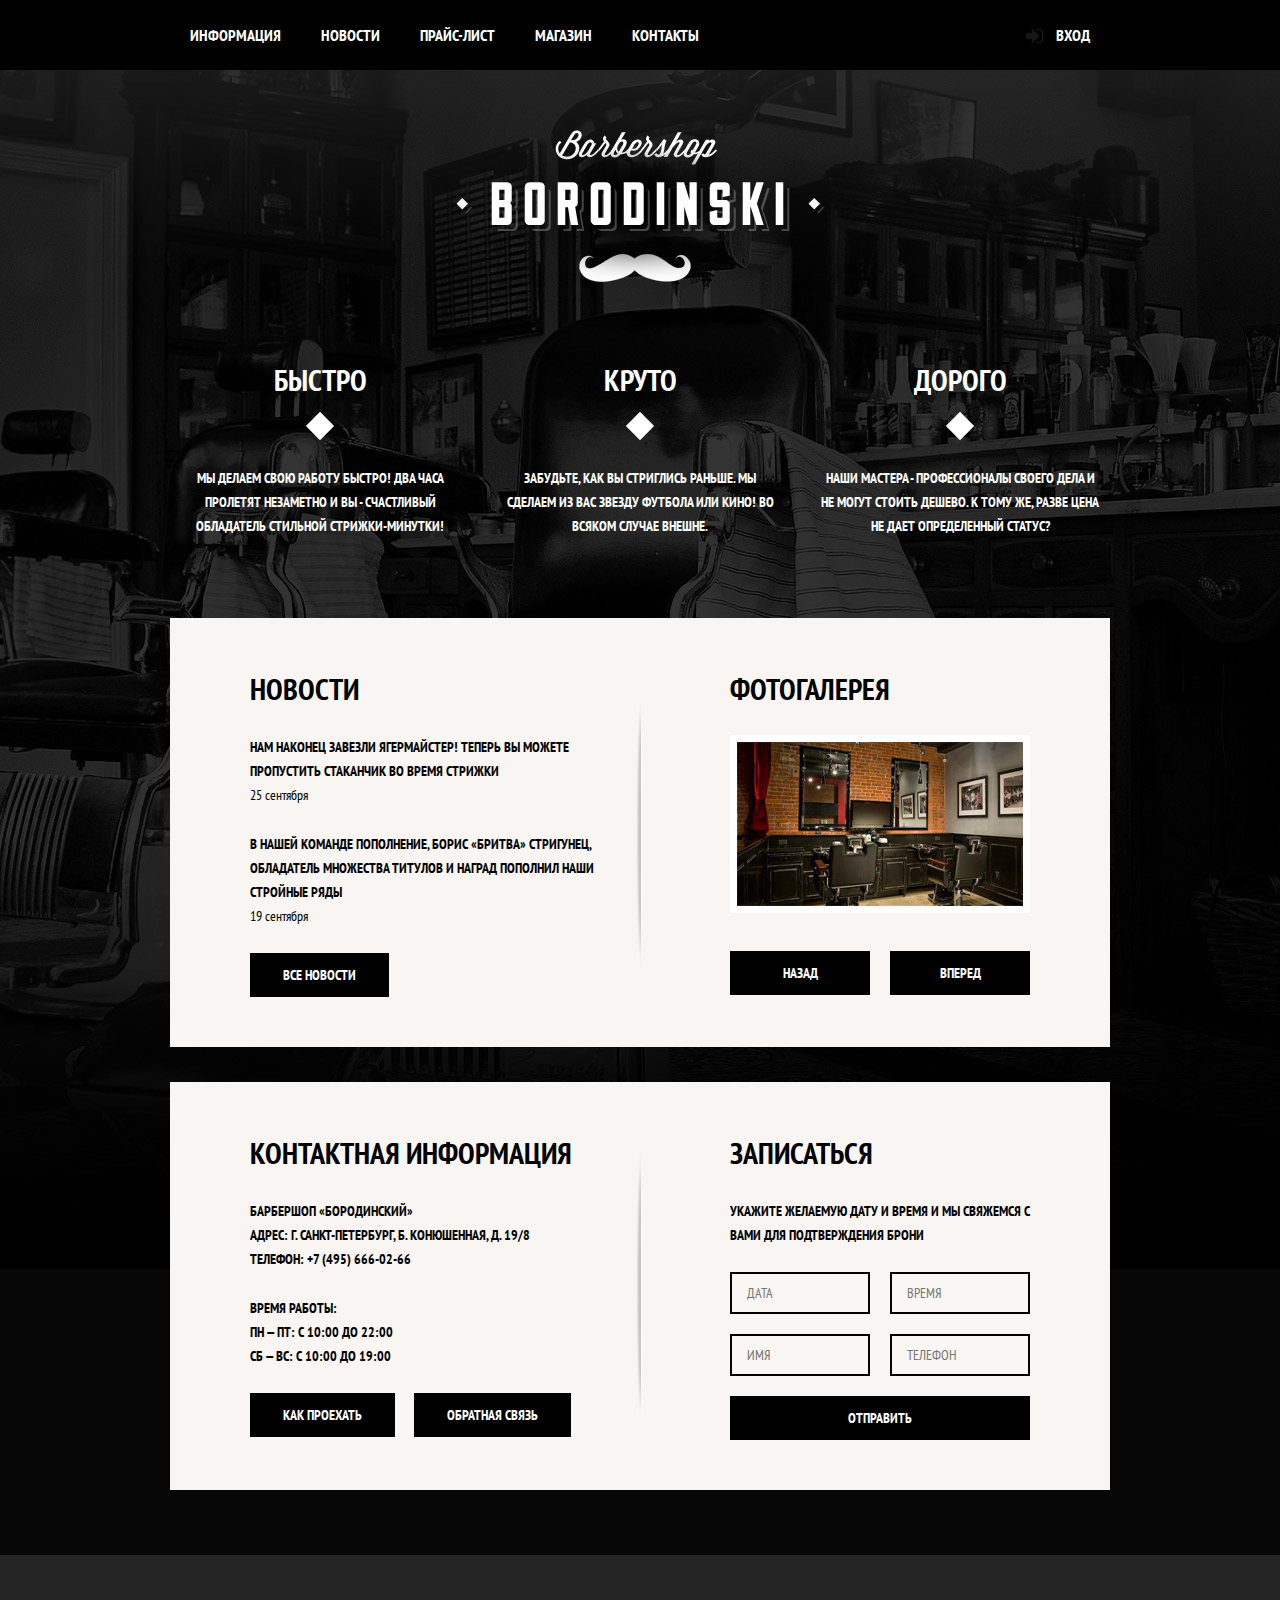
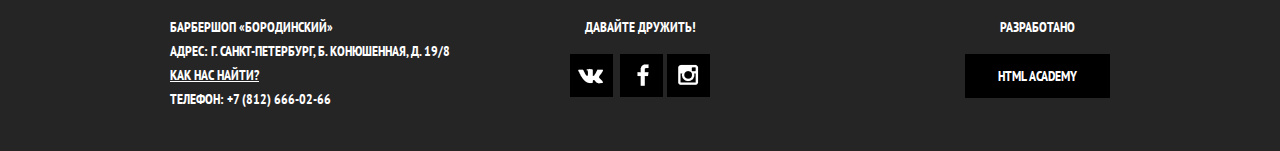
<file: index.html>
<!DOCTYPE html>
<html lang="en">
<head>
	<meta charset="UTF-8">
	<title>Барбершоп "Бородинский"</title>
	<link rel="stylesheet" href="normalize.css">
	<link rel="stylesheet" type="text/css" href="style.css" />
	<link href="https://fonts.googleapis.com/css?family=PT+Sans+Narrow:400,700&amp;subset=cyrillic" rel="stylesheet">
</head>
<body>
	<header class="main-header">
		<div class="container clearfix">
			<nav class="main-navigation">
				<ul>
					<li>
						<a href="#">Информация</a>
					</li>
					<li>
						<a href="#">Новости</a>
					</li>
					<li>
						<a href="price.html">Прайс-лист</a>
					</li>
					<li>
						<a href="#">Магазин</a>
					</li>
					<li>
						<a href="#">Контакты</a>
					</li>
				</ul>
			</nav>
			<div class="user-block">
					<a href="#" class="login">Вход</a>
			</div>
		</div>
	</header>
	<main class="container">
		<div class="index-logo">
            <img src="img/logo.png" width="368" height="204" alt="Барбершоп «Бородинский»">
		</div>
		<section class="features clearfix">
			<div class="features-item">
				<b class="features-name">Быстро</b>
				<p> Мы делаем свою работу быстро! Два часа пролетят незаметно и вы - счастливый обладатель стильной стрижки-минутки!
				</p>
			</div>
			<div class="features-item">
				<b class="features-name">Круто</b>
				<p> Забудьте, как вы стриглись раньше. Мы сделаем из вас звезду футбола или кино! Во всяком случае внешне.
				</p>
			</div>
			<div class="features-item">
				<b class="features-name">Дорого</b>
				<p> Наши мастера - профессионалы своего дела и не могут стоить дешево. К тому же, разве цена не дает определенный статус?
				</p>
			</div>
		</section>
		<div class="index-content clearfix">
			<div class="index-content-left">
				<h2 class="index-content-title">Новости</h2>
				<ul class="news-preview">
					<li>
                        <p> Нам наконец завезли Ягермайстер! Теперь вы можете 		пропустить стаканчик во время стрижки </p>
                        <time datetime="2013-09-25">25 сентября</time>
                    </li>
                    <li>
                        <p> В нашей команде пополнение, Борис «Бритва» 				Стригунец, обладатель множества титулов и наград 		пополнил наши стройные ряды </p>
                        <time datetime="2013-09-19">19 сентября</time>
                    </li>
				</ul>
				<a href="#" class="btn">Все новости</a>
			</div>
			<div class="index-content-right">
				<h2 class="index-content-title">Фотогалерея</h2>
				<div class="gallery">
					<figure class="gallery-content">
						<img src="img/photo-1.jpg" width="286" height="164" alt="">
					</figure>
					<button class="btn gallery-prev">Назад</button>
					<button class="btn gallery-next">Вперед</button>
				</div>
			</div>
		</div>
		<div class="index-content clearfix">
			<div class="index-content-left">
				<h2 class="index-content-title">Контактная информация</h2>
				<p>
                   Барбершоп «Бородинский»<br>
                   Адрес: г. Санкт-Петербург, Б. Конюшенная, д. 19/8<br>
                   Телефон: +7 (495) 666-02-66
                </p>
                <p>
                    Время работы:<br>
                    пн — пт: с 10:00 до 22:00<br>
                    сб — вс: с 10:00 до 19:00
                </p>
                <a href="#" class="btn open-map">Как проехать</a>
                <a href="#" class="btn">Обратная связь</a>
			</div>
			<div class="index-content-right">
				<h2 class="index-content-title">Записаться</h2>
				<p>
					укажите желаемую дату и время и мы свяжемся с вами для подтверждения брони
				</p>
				<form action="" class="appointment-form" method="post">
					<input type="text" name="data" value="" placeholder="Дата">
					<input type="text" name="time" value="" placeholder="Время">
					<input type="text" name="name" value="" placeholder="Имя">
					<input type="tel" name="phone" value="" placeholder="Телефон">	
					<button class="btn" type="submit">Отправить</button>
				</form>
			</div>
		</div>		
	</main>
	<footer class="main-footer">
		<div class="container clearfix">
			<section class="footer-contacts">
				Барбершоп «Бородинский»<br>
				Адрес: г. Санкт-Петербург, Б. Конюшенная, д. 19/8<br>
				<a href="#">Как нас найти?</a><br>
				Телефон: +7 (812) 666-02-66
			</section>
			<section class="footer-social">
				<p>Давайте дружить!</p>
				<a href="#" class="social-btn social-btn-vk">Вконтакте</a>
				<a href="#" class="social-btn social-btn-fb">Фейсбук/a>
				<a href="#" class="social-btn social-btn-inst">Инстаграм</a> 
			</section>
			<section class="footer-copyright">
				<p>Разработано</p>
				<a href="https://htmlacademy.ru" class="btn">HTML Academy</a>
			</section>
		</div>
	</footer>
	<div class="modal-content">
		<button class="modal-content-close" type="button" title="Закрыть">
			Закрыть
		</button>
		<h2 class="modal-content-title">Личный кабинет</h2>
		<p>Введите свой логин и пароль</p>
		<form action="" method="post" class="login-form">
			<input type="text" name="login" placeholder="Логин" class="icon-user">
			<input type="password" name="password" placeholder="Пароль" class="icon-password">
			<label class="login-checkbox">
				<input type="checkbox" name="remember">
				<span class="checkbox-indicator"></span>
				Запомните меня
			</label>
			<a href="#" class="restore">Я забыл свой пароль</a>
			<button class="btn" type="submit">Войти</button>
		</form>
	</div>
	<div class="modal-content-map">
		<button class="modal-content-close" type="button title="Закрыть" >
			Закрыть
		</button>
		<iframe src="https://www.google.com/maps/embed?pb=!1m16!1m12!1m3!1d1998.6279390449051!2d30.32262709465539!3d59.93831574654459!2m3!1f0!2f0!3f0!3m2!1i1024!2i768!4f13.1!2m1![base64]!5e0!3m2!1sru!2sru!4v1488066029450" width="766" height="561" frameborder="0" style="border:0" allowfullscreen></iframe>
	</div>
	<div class="modal-overlay"></div>
	<script src=js/script.js></script>
</body>
</html>
</file>
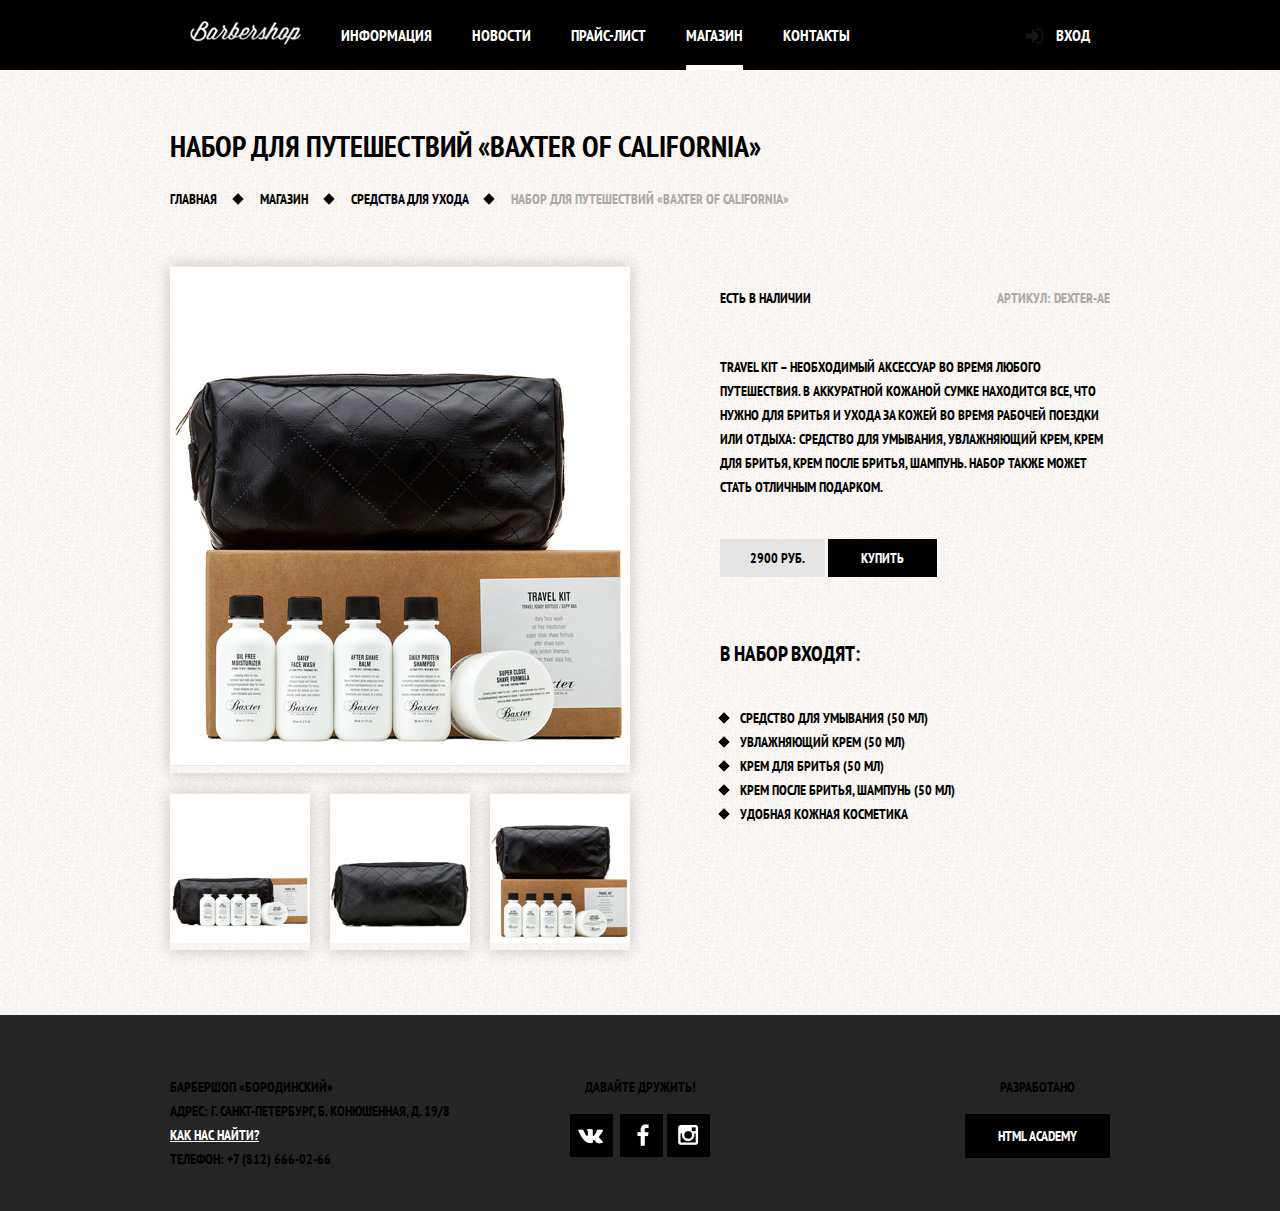
<file: item.html>
<!DOCTYPE html>
<html lang="en">
<head>
	<meta charset="UTF-8">
	<title>Барбершоп "Бородинский"</title>
	<link rel="stylesheet" href="normalize.css">
	<link rel="stylesheet" type="text/css" href="style.css" />
	<link href="https://fonts.googleapis.com/css?family=PT+Sans+Narrow:400,700&amp;subset=cyrillic" rel="stylesheet">
</head>
<body class="inner-page">
	<header class="main-header">
		<div class="container clearfix">
			<nav class="main-navigation">
				<a class="logo-inner" href="index.html">
					<img src="img/price-logo.png" width="111" height="24" alt="«Бородинский»">
				</a>
				<ul>
					<li>
						<a href="#">Информация</a>
					</li>
					<li>
						<a href="#">Новости</a>
					</li>
					<li>
						<a href="price.html">Прайс-лист</a>
					</li>
					<li class="active">
						<span>Магазин</span>
					</li>
					<li>
						<a href="#">Контакты</a>
					</li>
				</ul>
			</nav>
			<div class="user-block">
					<a href="#" class="login">Вход</a>
			</div>
		</div>
	</header>
	<main class="container">
		<div class="inner-page-title">
			<h1>набор для путешествий «Baxter of California»</h1>
			<ul class="breadcrumbs">
				<li>
					<a href="index.html">Главная</a>
				</li>
				<li>
					<a href="#">Магазин</a>	
				</li>
				<li>
					<a href="#">Средства для ухода</a>	
				</li>
				<li class="current">
					набор для путешествий «Baxter of California»
				</li>
			</ul>
		</div>
		<div class="item-block clearfix">
			<div class="item-left clearfix">
				<figure class="item-image">
					<img src="img/item-main-photo.jpg" alt="увеличенное фото">
				</figure>
				<div class="photos-block">
					<a href="img/item-photo1.jpg">
						<img src="img/item-photo1.jpg" width="140" height="150" alt="кейс">
					</a>
					<a href="img/item-photo2.jpg">
						<img src="img/item-photo2.jpg" width="140" height="150" alt="кейс">
					</a>
					<a href="img/item-photo3.jpg">
						<img src="img/item-photo3.jpg" width="140" height="150" alt="кейс">
					</a>
				</div>
			</div>
			<div class="item-right clearfix">
				<div class="item-article clearfix">
                    <p>есть в наличии</p>
                    <p class="current">артикул: dexter-ae</p>
                </div>
                <p> Travel Kit – необходимый аксессуар во время любого путешествия. В аккуратной кожаной сумке находится все, что нужно для бритья и ухода за кожей во время рабочей поездки или отдыха: средство для умывания, увлажняющий крем, крем для бритья, крем после бритья, шампунь. Набор также может стать отличным подарком.
                </p>
                <div class="item-price content-pricing-addition">
                    <p>2900 руб.</p>
                    <a href="#" class="btn">купить</a>
                </div>
                <h2 class="item-list-title">в набор входят:</h2>
                <ul class="custom-list-2">
                    <li>средство для умывания (50 мл)</li>
                    <li>увлажняющий крем (50 мл)</li>
                    <li>крем для бритья (50 мл)</li>
                    <li>крем после бритья, шампунь (50 мл)</li>
                    <li>удобная кожная косметика</li>
                </ul>
			</div>
		</div>
		
	</main>
	<footer class="main-footer">
		<div class="container clearfix">
			<section class="footer-contacts">
				Барбершоп «Бородинский»<br>
				Адрес: г. Санкт-Петербург, Б. Конюшенная, д. 19/8<br>
				<a href="#">Как нас найти?</a><br>
				Телефон: +7 (812) 666-02-66
			</section>
			<section class="footer-social">
				<p>Давайте дружить!</p>
				<a href="#" class="social-btn social-btn-vk">Вконтакте</a>
				<a href="#" class="social-btn social-btn-fb">Фейсбук/a>
				<a href="#" class="social-btn social-btn-inst">Инстаграм</a> 
			</section>
			<section class="footer-copyright">
				<p>Разработано</p>
				<a href="https://htmlacademy.ru" class="btn">HTML Academy</a>
			</section>
		</div>
	</footer>
</body>
</html>
</file>
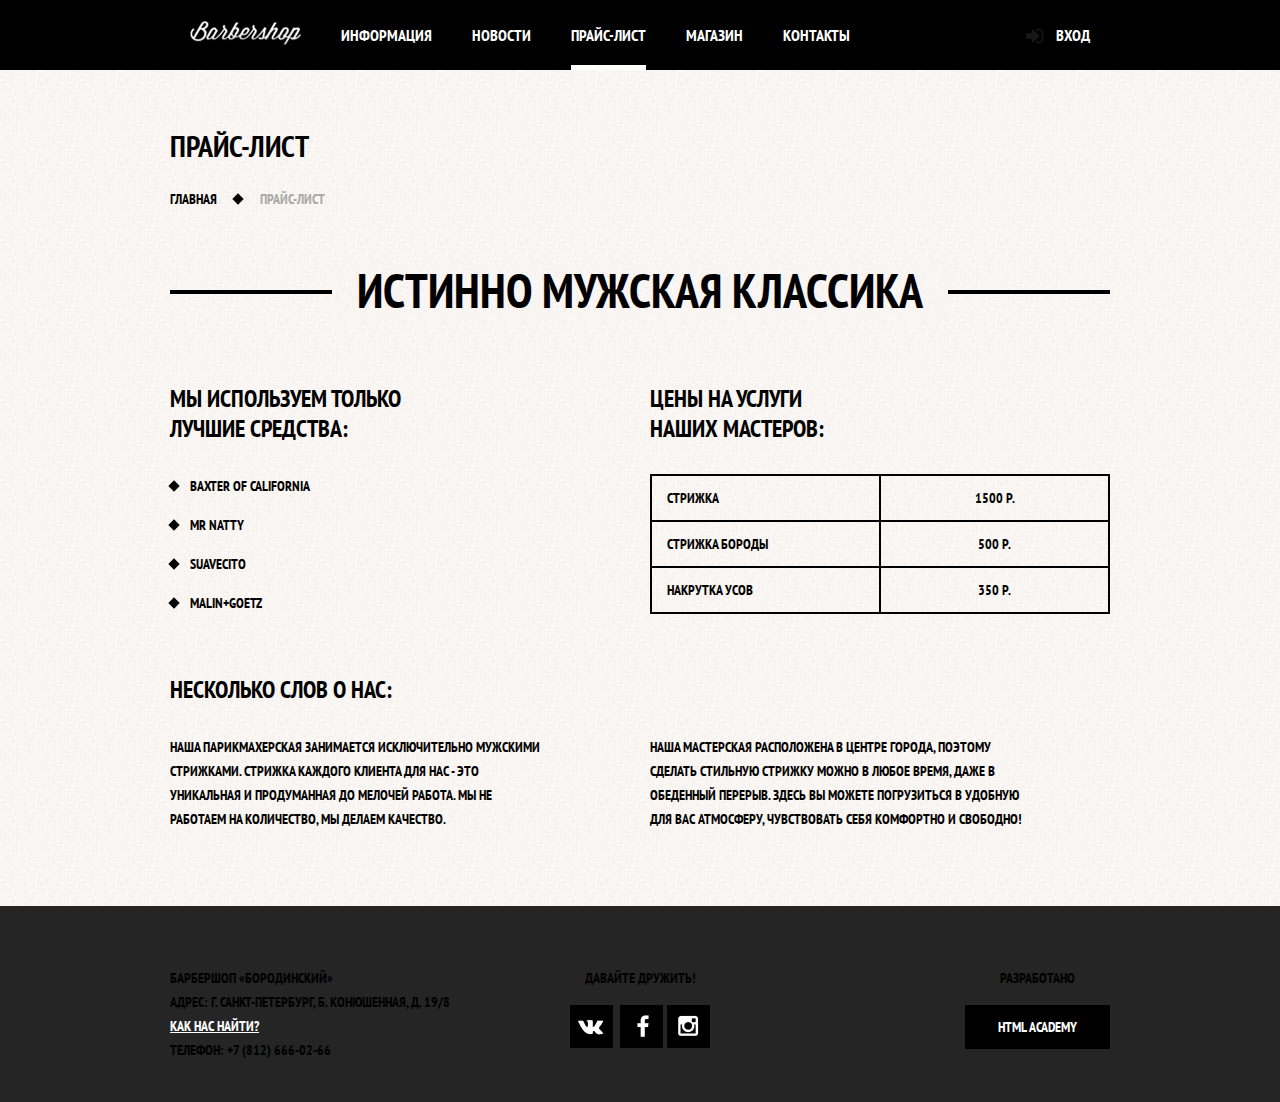
<file: price.html>
<!DOCTYPE html>
<html lang="en">
<head>
	<meta charset="UTF-8">
	<title>Барбершоп "Бородинский"</title>
	<link rel="stylesheet" href="normalize.css">
	<link rel="stylesheet" type="text/css" href="style.css" />
	<link href="https://fonts.googleapis.com/css?family=PT+Sans+Narrow:400,700&amp;subset=cyrillic" rel="stylesheet">
</head>
<body class="inner-page">
	<header class="main-header">
		<div class="container clearfix">
			<nav class="main-navigation">
				<a class="logo-inner" href="index.html">
					<img src="img/price-logo.png" width="111" height="24" alt="«Бородинский»">
				</a>
				<ul>
					<li>
						<a href="#">Информация</a>
					</li>
					<li>
						<a href="#">Новости</a>
					</li>
					<li class="active">
						<span>Прайс-лист</span>
					</li>
					<li>
						<a href="#">Магазин</a>
					</li>
					<li>
						<a href="#">Контакты</a>
					</li>
				</ul>
			</nav>
			<div class="user-block">
					<a href="#" class="login">Вход</a>
			</div>
		</div>
	</header>
	<main class="container">
		<div class="inner-page-title">
			<h1>Прайс-лист</h1>
			<ul class="breadcrumbs">
				<li>
					<a href="index.html">Главная</a>
				</li>
				<li class="current">Прайс-лист					
				</li>
			</ul>
		</div>
		<div class="inner-content">
			<div class="big-heading">
				<h2>Истинно мужская классика</h2>
			</div>
			<div class="inner-columns clearfix">
				<div class="inner-column-left">						
					<h2>Мы используем только<br>лучшие средства:</h2>
					<ul class="custom-list-1">
						<li>Baxter of California</li>
						<li>Mr Natty</li>
						<li>Suavecito</li>
						<li>Malin+Goetz</li>
					</ul>
				</div>
				<div class="inner-column-right">
					<h2>Цены на услуги<br>наших мастеров:</h2>
					<table class="prices-table">
						<tr>
							<td>Стрижка</td>
							<td>1500 р.</td>
						</tr>
						<tr>
							<td>Стрижка бороды</td>
							<td>500 р.</td>
						</tr>
						<tr>
							<td>Накрутка усов</td>
							<td>350 р.</td>
						</tr>					
					</table>
				</div>
			</div>
			<div class="inner-columns clearfix">
				<h2>Несколько слов о нас:</h2>
				<div class="inner-column-left">		
				<p class="short-text">
					Наша парикмахерская занимается исключительно мужскими стрижками. Стрижка каждого клиента для нас - это уникальная и продуманная до мелочей работа. Мы не работаем на количество, мы делаем качество.
				</p>
				</div>
				<div class="inner-column-right">
				<p class="short-text">
					Наша мастерская расположена в центре города, поэтому сделать стильную стрижку можно в любое время, даже в обеденный перерыв. Здесь вы можете погрузиться в удобную для вас атмосферу, чувствовать себя комфортно и свободно!
				</p>
			</div>			
		</div>
	</main>
	<footer class="main-footer">
		<div class="container clearfix">
			<section class="footer-contacts">
				Барбершоп «Бородинский»<br>
				Адрес: г. Санкт-Петербург, Б. Конюшенная, д. 19/8<br>
				<a href="#">Как нас найти?</a><br>
				Телефон: +7 (812) 666-02-66
			</section>
			<section class="footer-social">
				<p>Давайте дружить!</p>
				<a href="#" class="social-btn social-btn-vk">Вконтакте</a>
				<a href="#" class="social-btn social-btn-fb">Фейсбук/a>
				<a href="#" class="social-btn social-btn-inst">Инстаграм</a> 
			</section>
			<section class="footer-copyright">
				<p>Разработано</p>
				<a href="https://htmlacademy.ru" class="btn">HTML Academy</a>
			</section>
		</div>
	</footer>
</body>
</html>
</file>
<file: style.css>
html, body {
	margin: 0;
	padding: 0;
}

body {
	min-width: 960px;
	font-weight: 700;
	font-size: 14px;
	line-height: 24px;
	font-family: 'PT Sans Narrow', sans-serif;
	text-transform: uppercase;
	background: #000333 url("img/body-bg.jpg") no-repeat center top;
	color: #ffffff;
}
.inner-page {
	color: #000000;
	background: #f8f5f2 url("img/price-pattern.jpg") repeat;
}
.container {
	width: 940px;
	padding: 0 10px;
	margin: 0 auto;
}
.main-header {
	margin-bottom: 60px;
	color: #ffffff;
	background-color: #000000;

}
.inner-page .main-header {
	margin-bottom: 55px;
}
.main-navigation {
	float: left;
	width: 780px;
}
.main-navigation ul {
	margin: 0;
	padding: 0;
	list-style: none;
	font-size: 0;
}
.main-navigation li {
	display: inline-block;
	vertical-align: top;
	font-size: 16px;
	line-height: 20px;
}
.main-navigation a {
	display: block;
	padding: 25px 20px;
	color: #ffffff;
	text-decoration: none;
}
.main-navigation a:hover {
	background-color: #242424;
}
.main-navigation .active {
	position: relative;
	background-color: none;
}
.main-navigation .active::after {
	content: "";
	position: absolute;
	right: 20px;
	bottom: 0;
	left: 20px;
	
	height: 5px;

	background-color: #ffffff;
}
.main-navigation .active span {
	display: block;	
	padding: 25px 20px;
}
.main-navigation .logo-inner {
	float: left;
	width: 111px;
	height: 24px;
	padding-top: 21px;
}
.main-navigation .logo-inner:hover {
	background: none;
}
.user-block {
	float: right;
	max-width: 140px;
}
.login {
	position: relative;

	display: inline-block;
	padding: 25px 20px;
	padding-left: 50px;
	vertical-align: top;
	font-size: 16px;
	line-height: 20px;
	text-decoration: none;
	color: #ffffff;
}
.login:hover {
	background-color: #242424;
}
.login::before{
	content: "";
	position: absolute;
	top: 28px;
	left: 20px;

	width: 18px;
	height: 18px;
	background: #ff0000;
	background: url("img/.icon-login.png") no-repeat;
	opacity: 0.3;
}
.login:hover::before {
	opacity: 1;

}
.clearfix::after {
	display: table;
	content: "";
	clear: both;
}
.index-logo {
	height: 204px;
	width: 368px;
	margin: 0 auto;
	margin-bottom: 25px;
}
.features {
	margin-bottom: 80px;
}
.features-item {
	float: left;
	width: 300px;
	margin-right: 20px;
	text-align: center;
}
.features-item:last-child {
	margin-right: 0;
}
.features-name {
	position: relative;
	display: block;
	font-size: 30px;
	line-height: 42px;
	margin-bottom: 30px;
	padding-bottom: 35px;
}
.features-item p {
	margin: 10px;
	margin-bottom: 0;
}
.features-name::after {
	content: "";
	position: absolute;
	bottom: 0;
	left: 50%;
	margin-left: -10px;
	display: block;
	width: 20px;
	height: 20px;
	background-color: #ffffff;
	transform: rotate(45deg);
}
.index-content {
	margin-bottom: 35px;
	padding: 50px 80px;
	color: #000000;
	background: url("img/index-content-shadow.png") no-repeat center, #f8f5f2;
}
.index-content-left {
	float: left;
	width: 380px;
}
.index-content-right {
	float: right;
	width: 300px;
}
.index-content-title {
	margin: 0;
	margin-bottom: 25px;
	font-size: 30px;
	line-height: 42px;
}
.index-content p {
	margin: 0;
	margin-bottom: 25px;
}
.news-preview {
	margin: 0;
	padding: 0;
	padding-right: 35px;
	list-style: none;
}
.news-preview li {
	margin-bottom: 25px;
}
.news-preview p {
	margin-bottom: 0;
}
.news-preview time {
	text-transform: none;
	font-weight: 400;
}
.btn {
	display: inline-block;
	padding: 10px 33px;
	color: #ffffff;
	background-color: #000000;
	border: none;
	outline: none;
	cursor: pointer;
	margin-right: 16px;
	vertical-align: top;
	text-align: center;

	font-weight: 700;
	font-size: 14px;
	line-height: 24px;
	font-family: 'PT Sans Narrow', sans-serif;
	text-transform: uppercase;
	text-decoration: none;

}
.btn:hover,
.btn:active {
	background-color: #663d15;
}
.gallery {
	position: relative;
	height: 260px;
}
.gallery-content {
	height: 164px;
	margin: 0;

	background-color: #cccccc;
	border: 7px solid #ffffff;
}
.gallery-content img {
	width: 286px;
	height: 164px;
}
.gallery .btn {
	position: absolute;
	bottom: 0;
	width: 140px;
	margin: 0;
}
.gallery-prev {
	left: 0;
}
.gallery-next {
	right: 0;
}
.appointment-form input {
	float: left;
	width: 106px;
	padding: 7px 15px;
	margin-right: 20px;
	margin-bottom: 20px;

	background-color: #f9f6f3;
	border: 2px solid #000000;
	outline: 0;

	font-size: 14px;
	line-height: 24px;
	font-family: 'PT Sans Narrow', sans-serif;
	text-transform: uppercase;
	color: #000000;
}
.appointment-form input:focus {
	border: 2px solid #663d15;
}
.appointment-form input:nth-child(2n) {
	margin-right: 0;
}
.appointment-form .btn {
	clear: both;
	width: 100%;
}
.inner-page-title {
	margin-bottom: 55px;
}
.inner-page-title h1 {
	margin: 0;
	margin-bottom: 20px;
	padding: 0;
	font-size: 30px;
	line-height: 42px;
}
.breadcrumbs {
	margin: 0;
	padding: 0;
	list-style: none;
}
.breadcrumbs li {
	position: relative;
	display: inline;
	padding-right: 40px;
}
.breadcrumbs li::after {
	content: "";
	position: absolute;
	width: 8px;
	height: 8px;
	background-color: #000000;

	top: 5px;
	right: 18px;
	transform: rotate(45deg);
}
.breadcrumbs a {
	color: #000000;
	text-decoration: none;
}
.breadcrumbs a:hover {
	text-decoration: underline;
}
.breadcrumbs .current {
	color: #aba9a7;
}
.breadcrumbs .current::after {
	display: none;
}
/*стили для контентных тегов*/
.inner-content {
	margin-bottom: 75px;
}
.inner-content h2 {
	margin-top: 60px;
	margin-bottom: 30px;
	font-size: 24px;
	line-height: 30px;
}
.inner-content h3 {
	margin-top: 60px;
	margin-bottom: 30px;
	font-size: 20px;
	line-height: 24px;
}
.inner-contnet h2 + h3{
	margin-top: 30px;
}
.inner-content table {
	border-collapse: collapse;
}
.inner-content td {
	padding: 10px 15px;
	border: 2px solid #000000;
}
.inner-content p {
	margin: 14px 0;
}
.big-heading {
	margin-top: 55px;
	margin-bottom: 65px;
	text-align: center;
}
.big-heading h2 {
	position: relative;
	z-index: 2;
	display: inline;

	margin: 0;
	padding: 0 25px;
	font-size: 48px;
	line-height: 48px;
	text-align: center;
	background:  #f8f5f2 url("img/price-pattern.jpg") repeat;
}
.big-heading::after {
	position: relative;
	z-index: 1;
	top: -25px;
	
	content: "";
	display: block;
	border: 2px solid #000000;
}
.custom-list-1 {
	margin: 14px 0;
	padding: 0;
	list-style: none;
}
.custom-list-1 li {
	position: relative;
	margin-bottom: 15px;
	padding-left: 20px;
}
.custom-list-1 li::before {
	content: "";
	position: absolute;
	top: 8px;
	left: 0;
	width: 8px;
	height: 8px;
	background-color: #000000;
	transform: rotate(45deg);
}
.prices-table {
	width: 100%;
}
.prices-table td {
	width: 50%;
}
.prices-table td:last-child {
	text-align: center;
}
.inner-columns {
	margin: 60px 0;
}
.inner-column-left , .inner-column-right {
	width: 460px;
}
.inner-column-left {
	float: left;
}
.inner-column-right {
	float: right;
}
.inner-column-left *:first-child ,
.inner-column-right *:first-child {
	margin-top: 0;
}
.inner-column-left *:last-child ,
.inner-column-right *:last-child {
	margin-bottom: 0;
}
.short-text {
	padding-right: 80px;
}

/*-----страница товара---------*/

.item-left {
	
	float: left;
	
}
.item-image {
	margin: 0;
    box-shadow: 0 0 15px 0px rgba(0, 0, 0, 0.2);
}
.item-right {
	float: right;
	max-width: 390px;
}
.item-right p {
	margin: 0;
	margin-bottom: 40px;
}
.item-price p,
.item-price a {
    display: inline-block;
    font-size: 14px;
    line-height: 18px;
    margin-bottom: 0;
    
}
.item-price p {
    padding-left: 30px;
    padding-top: 10px;
    padding-bottom: 10px;
    padding-right: 20px;
    background: #e5e5e5;
}
.item-list-title {
	margin-top: 65px;
	margin-bottom: 40px;
}
.photos-block > a {
	display: block;
	float: left;
	width: 140px;
	margin-top: 20px;
	margin-right: 20px;
	box-shadow: 0 0 15px 0px rgba(0, 0, 0, 0.2);
}
.photos-block > a:nth-child(3n) {
	margin-right: 0;
}
.item-article p {
	margin-top: 20px;
	margin-bottom: 45px;
	float: left;
}
.item-article .current {
	float: right;
	color: #aba9a7;
}
.content-list-title {
    margin-bottom: 30px;
}
.custom-list-2 {
	padding: 0;
	margin: 0;
	list-style: none;
}
.custom-list-2 li {
	position: relative;	
	padding-left: 20px;
}
.custom-list-2 li::before {
	content: "";
	position: absolute;
	top: 8px;
	left: 0;
	width: 8px;
	height: 8px;
	background-color: #000000;
	transform: rotate(45deg);
}

/*------------футер-------------*/
.main-footer {
	margin-top: 65px;
	padding-top: 60px;
	padding-bottom: 40px;

	background: #252525;
}
.footer-contacts {
	float: left;
	width: 320px;
	margin-right: 60px;
}
.footer-contacts a {
	color: #ffffff;
}
.footer-contacts a:hover {
	text-decoration: none;
}
.footer-social {
	float: left;
	width: 180px;
	text-align: center;
}
.footer-copyright {
	float: right;
	max-width: 180px;
}
.footer-social p {
	margin: 0;
	margin-bottom: 15px;
	text-align: center;
}
.social-btn {
	display: inline-block;
	width: 43px;
	height: 43px;
	margin: 0 2px;

	font-size: 0;
	vertical-align: top;
	text-decoration: none;

	background: #000000 url("img/sprite.png") no-repeat center;
}
.social-btn:hover {
	background-color: #ffffff;
}
.social-btn-vk {
	background-position: -91px -1px;
}
.social-btn-fb {
	background-position: 2px -5px;
}
.social-btn-inst {
	background-position: -4px -57px;
}
.social-btn-vk:hover {
	 background-position: -108px -47px;
}
.social-btn-fb:hover {
	background-position: -41px -5px;
}
.social-btn-inst:hover {
	background-position: -55px -57px;
}
.footer-copyright p {
	margin: 0;
	margin-bottom: 15px;
	text-align: center;
}
.footer-copyright .btn {
	margin-right: 0;
}
.footer-copyright .btn:hover {
	color: #000000;
	background-color: #ffffff;
}

/*------------всплывающее окно-----------------*/

.modal-content {
	display: none;
	width: 300px;
	padding: 50px 80px;
	color: #000000;
	background: #f8f5f2 url("img/price-pattern.jpg") repeat;
	position: absolute;
	top: 120px;
	left: 50%;
	margin-left: -230px;
	box-shadow: 0 30px 50px rgba(0,0,0,0.7);
}
.modal-content-map {
	position: fixed;
	display: none;
	z-index: 20;
	top: 50%;
	left: 50%;
	width: 766px;
	height: 561px;
	background: #e9e5dc url("img/map.png") ;
	margin-top: -280px;
	margin-left: -390px;
	border: 7px solid white;
	box-shadow: 0 30px 50px rgba(0,0,0,0.7);
}
.modal-overlay {
	position: fixed;
	display: none;
	top: 0;
	left: 0;
	z-index: 10;
	width: 100%;
	height: 100%;
	background: rgba(0,0,0,0.5);
}
.modal-content-show {
	display: block;
}
.modal-content-close {
	position: absolute;
	top: 0;
	right: -34px;
	width: 22px;
	height: 22px;
	font-size: 0;
	border: 0;
	outline: 0;
	cursor: pointer;
	background-color: transparent;
}
.modal-content-close::before ,
.modal-content-close::after {
	content: "";
	position: absolute;
	top: 10px;
	left: 2px;
	width: 19px;
	height: 3px;
	background-color: #d0d0d0;
	border-radius: 1px;
}
.modal-content-close::before {
	transform: rotate(45deg);
}
.modal-content-close::after {
	transform: rotate(-45deg);
}
.modal-content h2 {
	margin: 0;
	margin-bottom: 20px;
	font-size: 30px;
	line-height: 42px;
}
.modal-content p {
	margin: 0;
	margin-bottom: 14px;
}
.modal-content .login-form {
	margin-top: 30px;
	margin-bottom: 10px;
}
.login-form input[type="text"] ,
.login-form input[type="password"] {
	width: 236px;
	margin: 0;
	margin-bottom: 10px;
	padding: 10px 20px;
	padding-right: 40px;
	font-size: 14px;
	line-height: 24px;
	font-family: 'PT Sans Narrow', 'Arial', sans-serif;
	color: #000000;
	text-transform: uppercase;
	background-color: #f9f3f6;
	border: 2px solid #000000;
	outline: 0;
}
.login-form input:focus {
	border-color: #663d15;
}
.login-form input.icon-user {
	background-image: url("img/login.png");
	background-repeat: no-repeat;
	background-position: 95% 50%;
}
.login-form input.icon-password {
	background-image: url("img/password.png");
	background-repeat: no-repeat;
	background-position: 95% 50%;
}
.login-form .restore {
	float: right;
	color: #000000;
}
.login-form .btn {
	width: 100%;
	margin-top: 15px;
}
.login-checkbox input[type="checkbox"] {
	display: none;
}
.login-checkbox {
	position: relative;
	padding-left: 30px;
	cursor: pointer;
}
.login-checkbox:hover {
	color: #663d15;
}
.login-checkbox input[type="checkbox"] +
.checkbox-indicator {
	position: absolute;
	top: -3px;
	left: 0;
	width: 17px;
	height: 17px;
	border: 2px solid #000000;
}.login-checkbox input[type="checkbox"]:checked +
.checkbox-indicator::before ,
.login-checkbox input[type="checkbox"]:checked +
.checkbox-indicator::after {
	content: "";
	position: absolute;
	top: 8px;
	left: 1px;
	width: 15px;
	height: 2px;
	background: #000000;
}
.login-checkbox input[type="checkbox"]:checked +
.checkbox-indicator::before {
	transform: rotate(45deg);
}
.login-checkbox input[type="checkbox"]:checked +
.checkbox-indicator::after {
	transform: rotate(-45deg);
}
</file>
